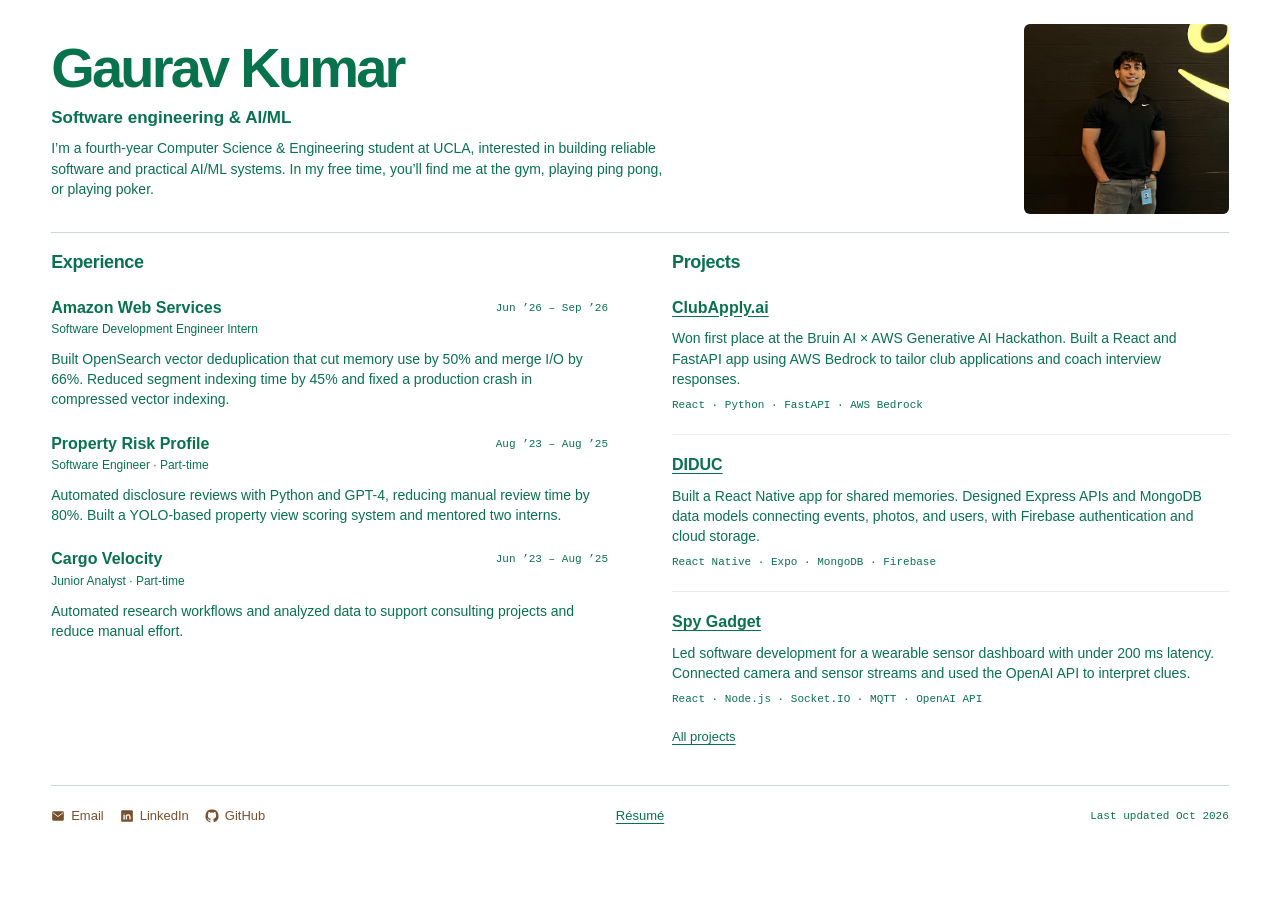
<file: index.html>
<!doctype html>
<html lang="en">
  <head>
    <meta charset="utf-8">
    <meta name="viewport" content="width=device-width, initial-scale=1">
    <meta name="color-scheme" content="light">
    <title>Gaurav Kumar — Software Engineer</title>
    <meta name="description" content="Software engineering and AI/ML projects, experience, and a little about me.">
    <meta name="author" content="Gaurav Kumar">
    <meta name="theme-color" content="#FFFFFF">
    <meta property="og:site_name" content="Gaurav Kumar">
    <meta property="og:locale" content="en_US">
    <meta name="twitter:card" content="summary_large_image">
    <link rel="canonical" href="https://gauravkumar.live/">
    <meta property="og:url" content="https://gauravkumar.live/">
    <meta property="og:image" content="https://gauravkumar.live/assets/images/gaurav-kumar-preview-white.jpg">
    <meta property="og:image:width" content="1200">
    <meta property="og:image:height" content="630">
    <meta property="og:image:alt" content="Gaurav Kumar">
    <meta name="twitter:image" content="https://gauravkumar.live/assets/images/gaurav-kumar-preview-white.jpg">
    <meta name="twitter:image:alt" content="Gaurav Kumar">
    <meta property="og:type" content="website">
    <meta property="og:title" content="Gaurav Kumar — Software Engineer">
    <meta property="og:description" content="Software engineering and AI/ML projects, experience, and a little about me.">
    <!-- JavaScript enhances reveals and the résumé action. -->
    <script src="./js/main.js?v=20261025-updated" defer></script>
    <link rel="stylesheet" href="./css/styles.css?v=20261025-larger-photo">
  </head>
  <body class="home-page">
    <a class="skip-link" href="#main">Skip to content</a>
    <div class="page">
      <main id="main" tabindex="-1">
        <section class="intro" aria-labelledby="intro-title">
          <div class="intro-copy">
            <h1 id="intro-title">Gaurav Kumar</h1>
            <p class="headline">Software engineering &amp; AI/ML</p>
            <p class="bio">I’m a fourth-year Computer Science &amp; Engineering student at UCLA, interested in building reliable software and practical AI/ML systems. In my free time, you’ll find me at the gym, playing ping pong, or playing poker.</p>
          </div>
          <img class="portrait" src="./assets/images/gaurav-kumar.jpeg?v=20261025-new" width="1059" height="983" alt="Gaurav Kumar" fetchpriority="high">
        </section>

        <!-- EXPERIENCE: Keep all entries here. Duplicate an <li> to add an entry. -->
        <section class="content-section" id="experience" aria-labelledby="experience-title" data-reveal>
          <div class="section-heading">
            <h2 id="experience-title">Experience</h2>
          </div>
          <ol class="experience-list">
            <li class="experience-entry">
              <div>
                <h3>Amazon Web Services</h3>
                <p class="entry-role">Software Development Engineer Intern</p>
              </div>
              <p class="entry-date"><time datetime="2026-06">Jun ’26</time> – <time datetime="2026-09">Sep ’26</time></p>
              <p class="entry-description">Built OpenSearch vector deduplication that cut memory use by 50% and merge I/O by 66%. Reduced segment indexing time by 45% and fixed a production crash in compressed vector indexing.</p>
            </li>
            <li class="experience-entry">
              <div>
                <h3>Property Risk Profile</h3>
                <p class="entry-role">Software Engineer · Part-time</p>
              </div>
              <p class="entry-date"><time datetime="2023-08">Aug ’23</time> – <time datetime="2025-08">Aug ’25</time></p>
              <p class="entry-description">Automated disclosure reviews with Python and GPT-4, reducing manual review time by 80%. Built a YOLO-based property view scoring system and mentored two interns.</p>
            </li>
            <li class="experience-entry">
              <div>
                <h3>Cargo Velocity</h3>
                <p class="entry-role">Junior Analyst · Part-time</p>
              </div>
              <p class="entry-date"><time datetime="2023-06">Jun ’23</time> – <time datetime="2025-08">Aug ’25</time></p>
              <p class="entry-description">Automated research workflows and analyzed data to support consulting projects and reduce manual effort.</p>
            </li>
          </ol>
        </section>

        <!-- FEATURED PROJECTS: Keep this homepage selection short.
             Add the complete collection in projects.html. -->
        <section class="content-section" id="projects" aria-labelledby="projects-title" data-reveal>
          <div class="section-heading">
            <h2 id="projects-title">Projects</h2>

          </div>
          <ul class="project-list">
            <li class="project-entry">
              <h3><a class="project-title" href="https://github.com/aarnav-11/AWS-x-Bruin-AI">ClubApply.ai</a></h3>
              <div><p class="entry-description">Won first place at the Bruin AI × AWS Generative AI Hackathon. Built a React and FastAPI app using AWS Bedrock to tailor club applications and coach interview responses.</p><p class="project-stack">React · Python · FastAPI · AWS Bedrock</p></div>
            </li>
            <li class="project-entry">
              <h3><a class="project-title" href="https://github.com/harrymyers/DIDUC">DIDUC</a></h3>
              <div><p class="entry-description">Built a React Native app for shared memories. Designed Express APIs and MongoDB data models connecting events, photos, and users, with Firebase authentication and cloud storage.</p><p class="project-stack">React Native · Expo · MongoDB · Firebase</p></div>
            </li>
            <li class="project-entry">
              <h3><a class="project-title" href="https://github.com/Gaurav12058/UCLA_HAcK_2025">Spy Gadget</a></h3>
              <div><p class="entry-description">Led software development for a wearable sensor dashboard with under 200 ms latency. Connected camera and sensor streams and used the OpenAI API to interpret clues.</p><p class="project-stack">React · Node.js · Socket.IO · MQTT · OpenAI API</p></div>
            </li>
          </ul>
          <a class="all-projects" href="./projects.html">All projects</a>
        </section>

      </main>

      <footer class="site-footer">
        <nav id="contact" aria-label="Contact"><ul class="contact-links">
            <li><a href="mailto:rothkumar12@gmail.com"><svg viewBox="0 0 24 24" aria-hidden="true"><rect x="2" y="4" width="20" height="16" rx="2" fill="currentColor"/><path d="m3 6 9 7 9-7" fill="none" stroke="var(--background)" stroke-width="1.5"/></svg><span class="contact-label">Email</span></a></li>
            <li><a href="https://www.linkedin.com/in/gaurav12058/"><svg viewBox="0 0 24 24" aria-hidden="true"><rect x="2" y="2" width="20" height="20" rx="2" fill="currentColor"/><path d="M7 10v8m0-11v.1M11 18v-8m0 3c0-4 6-4 6 0v5" fill="none" stroke="var(--background)" stroke-width="2.3"/></svg><span class="contact-label">LinkedIn</span></a></li>
            <li><a href="https://github.com/Gaurav12058"><svg viewBox="0 0 24 24" aria-hidden="true"><path fill="currentColor" d="M12 .8a11.2 11.2 0 0 0-3.54 21.83c.56.1.77-.24.77-.54v-2.1c-3.13.68-3.79-1.33-3.79-1.33-.51-1.3-1.25-1.65-1.25-1.65-1.02-.7.08-.69.08-.69 1.13.08 1.73 1.16 1.73 1.16 1 1.72 2.62 1.22 3.26.93.1-.73.4-1.22.71-1.5-2.5-.28-5.13-1.25-5.13-5.57 0-1.23.44-2.23 1.16-3.02-.12-.29-.5-1.43.11-2.97 0 0 .95-.3 3.08 1.15a10.7 10.7 0 0 1 5.61 0c2.14-1.45 3.08-1.15 3.08-1.15.61 1.54.23 2.68.11 2.97.72.79 1.15 1.79 1.15 3.02 0 4.33-2.63 5.29-5.14 5.57.4.35.76 1.03.76 2.08v3.1c0 .3.2.65.77.54A11.2 11.2 0 0 0 12 .8Z"/></svg><span class="contact-label">GitHub</span></a></li>
        </ul></nav>

        <a class="resume-button" href="./assets/resume/resume.pdf" download="Gaurav_Kumar_Resume.pdf">Résumé<span class="sr-only"> (PDF; downloads and also opens in a new tab)</span></a>
        <p class="last-updated"><span class="updated-label">Last updated </span><time datetime="2026-10">Oct 2026</time></p>
      </footer>
    </div>
  </body>
</html>
</file>
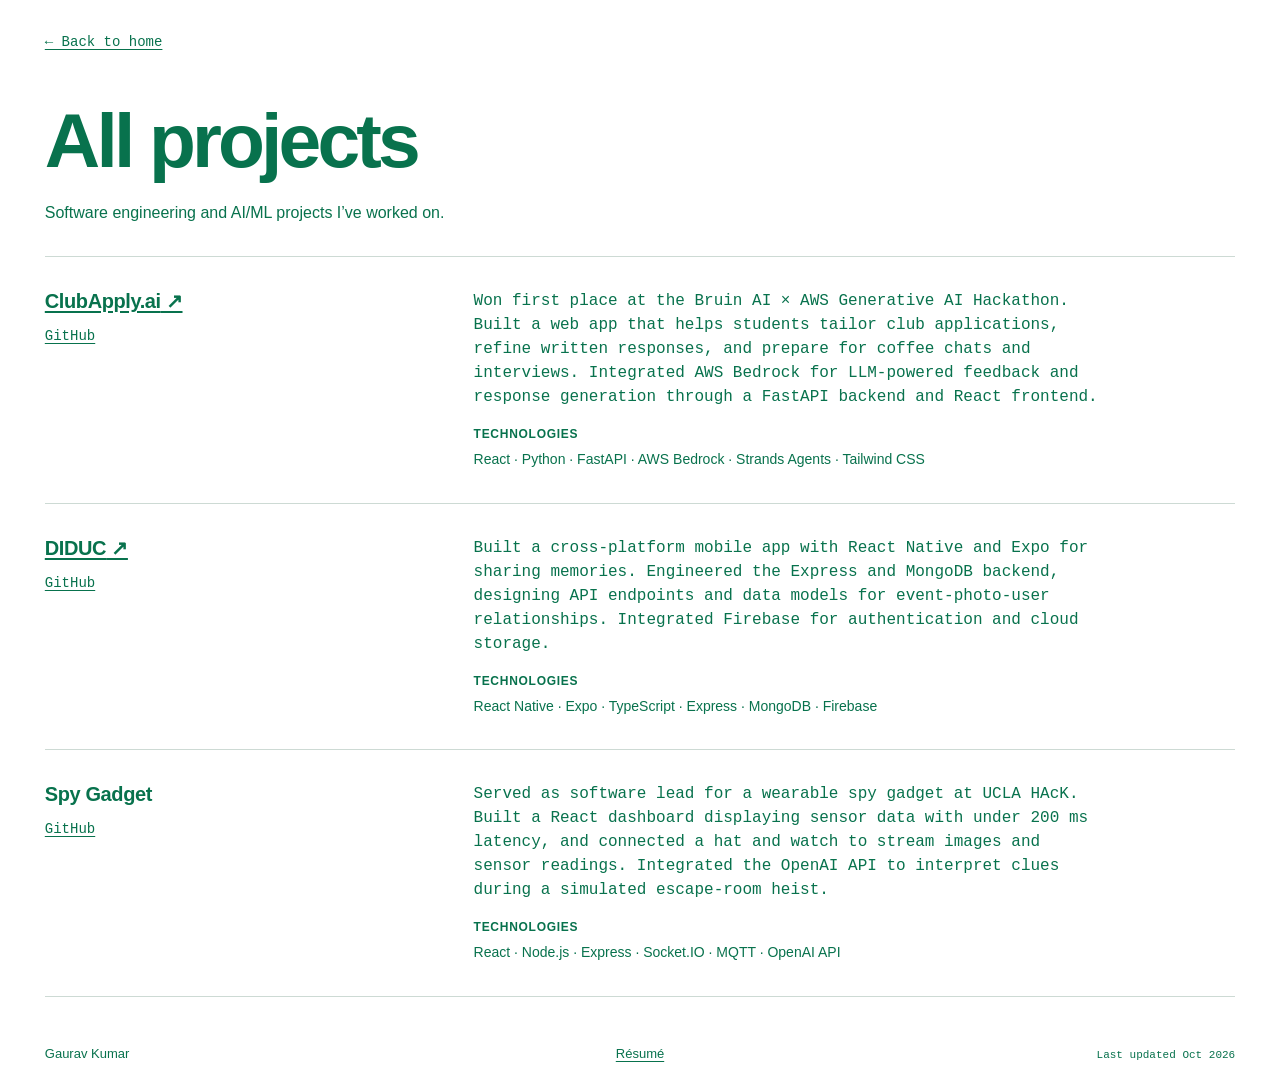
<file: projects.html>
<!doctype html>
<html lang="en">
  <head>
    <meta charset="utf-8">
    <meta name="viewport" content="width=device-width, initial-scale=1">
    <meta name="color-scheme" content="light">
    <title>All Projects — Gaurav Kumar</title>
    <meta name="description" content="Explore Gaurav Kumar’s software engineering and AI/ML projects, including ClubApply.ai, DIDUC, and Spy Gadget.">
    <meta name="author" content="Gaurav Kumar">
    <meta name="theme-color" content="#FFFFFF">
    <meta property="og:site_name" content="Gaurav Kumar">
    <meta property="og:locale" content="en_US">
    <meta name="twitter:card" content="summary_large_image">
    <link rel="canonical" href="https://gauravkumar.live/projects.html">
    <meta property="og:url" content="https://gauravkumar.live/projects.html">
    <meta property="og:image" content="https://gauravkumar.live/assets/images/gaurav-kumar-preview-white.jpg">
    <meta property="og:image:width" content="1200">
    <meta property="og:image:height" content="630">
    <meta property="og:image:alt" content="Gaurav Kumar">
    <meta name="twitter:image" content="https://gauravkumar.live/assets/images/gaurav-kumar-preview-white.jpg">
    <meta name="twitter:image:alt" content="Gaurav Kumar">
    <meta property="og:type" content="website">
    <meta property="og:title" content="All Projects — Gaurav Kumar">
    <meta property="og:description" content="Software engineering and AI/ML projects by Gaurav Kumar.">
    <link rel="stylesheet" href="./css/styles.css?v=20261025-larger-photo">
    <script src="./js/main.js?v=20261025-updated" defer></script>
  </head>
  <body class="projects-page">
    <a class="skip-link" href="#main">Skip to content</a>
    <div class="page">
      <nav class="project-navigation" aria-label="Main navigation">
        <a href="./">← Back to home</a>
      </nav>
      <main id="main" tabindex="-1">
        <header class="project-page-heading">
          <h1>All projects</h1>
          <p>Software engineering and AI/ML projects I’ve worked on.</p>
        </header>
        <!-- ALL PROJECTS: Add future projects here by duplicating one <li>.
             Link the title to a demo when available; always include a separate
             GitHub link and update the technologies list. The homepage keeps
             a separate, short featured selection. -->
        <ul class="project-catalog" aria-label="All projects">
          <li class="catalog-entry">
            <div class="catalog-identity">
              <h2><a href="https://clubapply.vercel.app/">ClubApply.ai<span aria-hidden="true"> ↗</span><span class="sr-only"> — live demo</span></a></h2>
              <a class="project-source" href="https://github.com/aarnav-11/AWS-x-Bruin-AI">GitHub<span class="sr-only"> — ClubApply.ai source code</span></a>
            </div>
            <div>
              <p>Won first place at the Bruin AI × AWS Generative AI Hackathon. Built a web app that helps students tailor club applications, refine written responses, and prepare for coffee chats and interviews. Integrated AWS Bedrock for LLM-powered feedback and response generation through a FastAPI backend and React frontend.</p>
              <p class="project-technologies"><span class="technology-label">Technologies</span> React · Python · FastAPI · AWS Bedrock · Strands Agents · Tailwind CSS</p>
            </div>
          </li>
          <li class="catalog-entry">
            <div class="catalog-identity">
              <h2><a href="https://drive.google.com/file/d/15IhLEBYs7qYQHo11dUej7_eyMwqHtcB0/view?usp=sharing">DIDUC<span aria-hidden="true"> ↗</span><span class="sr-only"> — demo</span></a></h2>
              <a class="project-source" href="https://github.com/harrymyers/DIDUC">GitHub<span class="sr-only"> — DIDUC source code</span></a>
            </div>
            <div>
              <p>Built a cross-platform mobile app with React Native and Expo for sharing memories. Engineered the Express and MongoDB backend, designing API endpoints and data models for event-photo-user relationships. Integrated Firebase for authentication and cloud storage.</p>
              <p class="project-technologies"><span class="technology-label">Technologies</span> React Native · Expo · TypeScript · Express · MongoDB · Firebase</p>
            </div>
          </li>
          <li class="catalog-entry">
            <div class="catalog-identity">
              <h2>Spy Gadget</h2>
              <a class="project-source" href="https://github.com/Gaurav12058/UCLA_HAcK_2025">GitHub<span class="sr-only"> — Spy Gadget source code</span></a>
            </div>
            <div>
              <p>Served as software lead for a wearable spy gadget at UCLA HAcK. Built a React dashboard displaying sensor data with under 200 ms latency, and connected a hat and watch to stream images and sensor readings. Integrated the OpenAI API to interpret clues during a simulated escape-room heist.</p>
              <p class="project-technologies"><span class="technology-label">Technologies</span> React · Node.js · Express · Socket.IO · MQTT · OpenAI API</p>
            </div>
          </li>
        </ul>
      </main>
      <footer class="site-footer">
        <p>Gaurav Kumar</p>
        <a class="resume-button" href="./assets/resume/resume.pdf" download="Gaurav_Kumar_Resume.pdf">Résumé<span class="sr-only"> (PDF; downloads and also opens in a new tab)</span></a>
        <p class="last-updated"><span class="updated-label">Last updated </span><time datetime="2026-10">Oct 2026</time></p>
      </footer>
    </div>
  </body>
</html>
</file>
<file: css/styles.css>
:root {
  color-scheme: light;
  --background: #FFFFFF;
  --text: #08724D;
  --accent: #08724D;
  --contact: #79502C;
  --divider: #CDDAD4;
  --mono: "SFMono-Regular", Consolas, "Liberation Mono", monospace;
  font-family: Arial, Helvetica, sans-serif;
  font-size: 16px;
  line-height: 1.45;
  color: var(--text);
  background: var(--background);
}
* { box-sizing: border-box; }
body { margin: 0; }
[hidden] { display: none !important; }
h1, h2, h3, p { margin: 0; }
a { color: inherit; text-underline-offset: 3px; }
a:hover { text-decoration-thickness: 2px; }
:focus-visible { outline: 2px solid currentColor; outline-offset: 5px; }
::selection { background: var(--text); color: var(--background); }
.page { width: 100%; min-height: 100svh; margin-inline: auto; padding: 32px 3.5vw 20px; display: flex; flex-direction: column; }
#main { min-width: 0; }
h1 { font-size: clamp(40px, 5vw, 56px); line-height: 1.05; letter-spacing: -.05em; font-weight: 750; }
h2 { font-size: 1.125rem; line-height: 1.25; letter-spacing: -.02em; }
h3 { font-size: 1rem; line-height: 1.3; }
.experience-list, .project-list, .contact-links { list-style: none; padding: 0; margin: 0; }
.home-page .page { max-width: none; padding: 24px clamp(24px, 4vw, 80px) 20px; }
.intro { display: grid; grid-template-columns: minmax(0, 1fr) clamp(176px, 16vw, 240px); align-items: center; gap: 32px; padding-bottom: 18px; }
.portrait { display: block; width: 100%; height: auto; border-radius: 6px; }
.headline { margin-top: 8px; font-size: 1.0625rem; font-weight: 600; }
.bio { max-width: 80ch; margin-top: 8px; font-size: .875rem; }
.content-section { padding-block: 18px; border-top: 1px solid var(--divider); }
.section-heading { margin-bottom: 14px; }
.experience-list { display: grid; gap: 14px; }
.experience-entry { display: grid; grid-template-columns: minmax(0, 1fr) auto; column-gap: 24px; row-gap: 6px; }
.entry-date { font-family: var(--mono); font-size: .6875rem; padding-top: 3px; }
.entry-date time { white-space: nowrap; }
.entry-role { font-size: .75rem; margin-top: 3px; }
.entry-description { font-size: .875rem; line-height: 1.45; }
.experience-entry > .entry-description { grid-column: 1 / -1; }
.project-list { display: grid; gap: 12px; }
.project-entry { display: grid; grid-template-columns: clamp(160px, 22vw, 300px) minmax(0, 1fr); gap: 24px; }
.project-entry + .project-entry { border-top: 1px solid color-mix(in srgb, var(--divider) 50%, transparent); padding-top: 12px; }
.project-stack { font-family: var(--mono); font-size: .6875rem; line-height: 1.5; margin-top: 5px; }
.all-projects { display: inline-block; margin-top: 14px; font-size: .8125rem; }
.site-footer { display: grid; grid-template-columns: 1fr auto 1fr; align-items: end; gap: 24px; border-top: 1px solid var(--divider); margin-top: 32px; padding-top: 48px; font-size: .8125rem; flex: 1; }
.home-page .site-footer { margin-top: 20px; padding-top: 18px; align-items: center; flex: 0; }
.home-page .site-footer .resume-button { grid-column: 2; }
.contact-links { display: flex; flex-wrap: wrap; gap: 16px; color: var(--contact); }
.contact-links a { display: inline-flex; align-items: center; gap: 6px; text-decoration: none; min-height: 24px; }
.contact-links a:hover { text-decoration: underline; }
.contact-links svg { width: 14px; height: 14px; flex-shrink: 0; }
.last-updated { font-family: var(--mono); font-size: .6875rem; justify-self: end; text-align: right; }
.projects-page .page { max-width: 1440px; }
.project-navigation { margin-bottom: 48px; font-family: var(--mono); font-size: .875rem; }
.project-page-heading { padding-bottom: 32px; }
.project-page-heading h1 { font-size: clamp(48px, 6vw, 88px); line-height: 1.05; }
.project-page-heading p { margin-top: 20px; max-width: 60ch; }
.project-catalog { list-style: none; padding: 0; margin: 0; }
.catalog-entry { display: grid; grid-template-columns: minmax(0, 1fr) minmax(0, 2fr); gap: 48px; padding-block: 32px; border-top: 1px solid var(--divider); }
.catalog-entry h2 { font-size: 1.25rem; }
.catalog-entry p { max-width: 65ch; font-family: var(--mono); line-height: 1.5; }
.project-source { display: inline-block; margin-top: 12px; font-family: var(--mono); font-size: .875rem; }
.catalog-entry .project-technologies { margin-top: 16px; font-family: Arial, Helvetica, sans-serif; font-size: .875rem; line-height: 1.6; }
.technology-label { display: block; margin-bottom: 4px; font-size: .75rem; font-weight: 700; letter-spacing: .06em; text-transform: uppercase; }
.projects-page .site-footer { margin-top: 0; }
.skip-link { position: fixed; z-index: 10; top: 12px; left: 12px; padding: 12px 16px; background: var(--background); border: 1px solid; transform: translateY(-200%); }
.skip-link:focus { transform: translateY(0); }
.sr-only { position: absolute; width: 1px; height: 1px; padding: 0; margin: -1px; overflow: hidden; clip-path: inset(50%); white-space: nowrap; border: 0; }
@media (prefers-reduced-motion: no-preference) {
  .reveal-ready { transition: opacity 250ms ease-out, transform 250ms ease-out; }
  .reveal-pending { opacity: 0; transform: translateY(6px); }
}
@media (prefers-reduced-motion: reduce) {
  .reveal-ready { transition: none; }
  .reveal-pending { opacity: 1; transform: none; }
}
/* Short laptop windows use tighter spacing, without scaling or clipping text. */
@media (min-width: 1024px) and (max-height: 850px) {
  .home-page .page { padding-block: 16px; }
  .home-page h1 { font-size: 48px; }
  .intro { grid-template-columns: minmax(0, 1fr) 200px; padding-bottom: 12px; }
  .content-section { padding-block: 12px; }
  .section-heading { margin-bottom: 10px; }
  .experience-list { gap: 10px; }
  .experience-entry { row-gap: 4px; }
  .project-list { gap: 8px; }
  .project-entry + .project-entry { padding-top: 8px; }
  .project-stack { margin-top: 4px; }
  .all-projects { margin-top: 10px; }
  .home-page .site-footer { padding-top: 12px; }
}
@media (max-width: 700px) {
  .home-page .page { padding: 28px 24px 24px; }
  .intro { grid-template-columns: minmax(0, 1fr) 120px; align-items: start; gap: 20px; padding-bottom: 24px; }
  .intro-copy { min-width: 0; }
  .bio { font-size: 1rem; }
  .entry-description { font-size: 1rem; }
  .content-section { padding-block: 24px; }
  .experience-list { gap: 24px; }
  .experience-entry { grid-template-columns: 1fr; gap: 6px; }
  .entry-date { padding-top: 0; font-size: .75rem; }
  .entry-role { font-size: .875rem; }
  .project-entry { grid-template-columns: 1fr; gap: 8px; }
  .project-list { gap: 18px; }
  .project-entry + .project-entry { padding-top: 18px; }
  .project-stack { font-size: .75rem; }
  .site-footer { grid-template-columns: minmax(0, 1fr) auto minmax(0, 1fr); gap: 8px; padding-top: 28px; align-items: center; font-size: .75rem; }
  .site-footer > p, .site-footer > a { white-space: nowrap; }
  .last-updated { justify-self: end; text-align: right; }
  .contact-links { flex-wrap: nowrap; gap: 8px; }
  .contact-links a { min-height: 36px; }
}
@media (max-width: 600px) {
  .project-navigation { margin-bottom: 32px; }
  .catalog-entry { grid-template-columns: 1fr; gap: 12px; padding-block: 24px; }
  .page { padding: 24px 20px 20px; }
  .contact-links { gap: 2px; }
  .contact-links a { width: 32px; min-height: 44px; justify-content: center; }
  .contact-links svg { width: 18px; height: 18px; }
  .contact-label, .updated-label { position: absolute; width: 1px; height: 1px; padding: 0; margin: -1px; overflow: hidden; clip-path: inset(50%); white-space: nowrap; border: 0; }
  .site-footer .resume-button { display: inline-flex; align-items: center; min-height: 44px; }
}
@media (max-width: 380px) {
  .home-page .page { padding-inline: 20px; }
  .intro { grid-template-columns: minmax(0, 1fr) 104px; gap: 16px; }
}

@media (min-width: 1024px) {
  .home-page #main { display: grid; grid-template-columns: repeat(2, minmax(0, 1fr)); column-gap: clamp(40px, 5vw, 80px); }
  .home-page #main > section { min-width: 0; }
  .intro { grid-column: 1 / -1; border-bottom: 1px solid var(--divider); }
  .home-page .content-section { border-top: 0; }
  .section-heading { margin-bottom: 24px; }
  .experience-list { gap: 24px; }
  .experience-entry { row-gap: 10px; }
  .project-list { gap: 20px; }
  .project-entry { grid-template-columns: 1fr; gap: 10px; }
  .project-entry + .project-entry { padding-top: 20px; }
  .project-stack { margin-top: 8px; }
  .all-projects { margin-top: 20px; }
}
</file>
